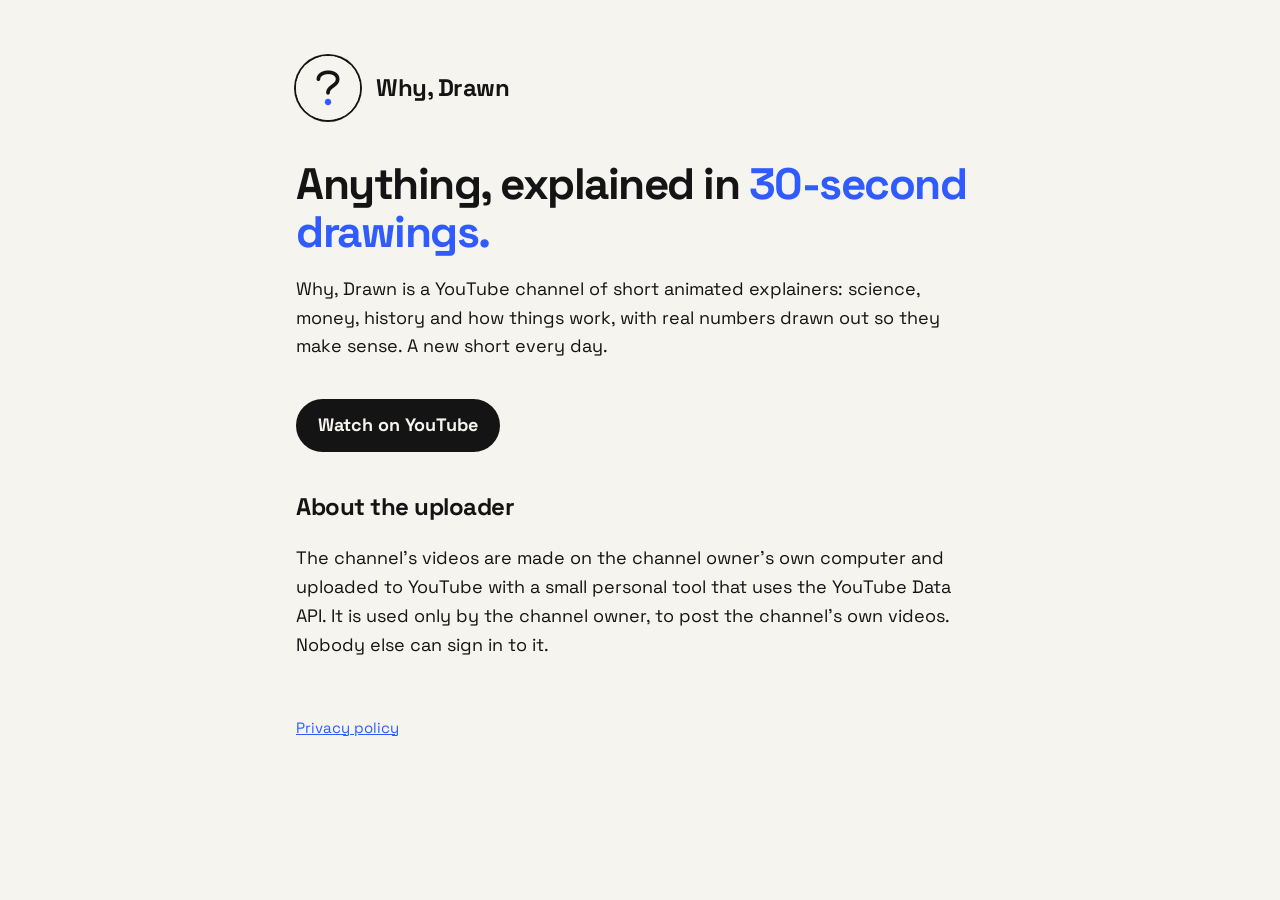
<file: index.html>
<!doctype html>
<html lang="en">
<head>
<meta charset="utf-8">
<meta name="viewport" content="width=device-width, initial-scale=1">
<title>Why, Drawn</title>
<meta name="description" content="Anything, explained in 30-second drawings.">
<link rel="preconnect" href="https://fonts.googleapis.com">
<link href="https://fonts.googleapis.com/css2?family=Space+Grotesk:wght@500;700&display=swap" rel="stylesheet">
<link rel="stylesheet" href="style.css">
<link rel="icon" href="logo.png">
</head>
<body>
<main>
  <header><img src="logo.png" alt=""><a href="./">Why, Drawn</a></header>
  <h1>Anything, explained in <span class="accent">30-second drawings.</span></h1>
  <p>Why, Drawn is a YouTube channel of short animated explainers: science, money, history and how things work, with real numbers drawn out so they make sense. A new short every day.</p>
  <a class="button" href="https://www.youtube.com/channel/UCZVcVgkRr55SqF2ulU6z3aQ">Watch on YouTube</a>

  <h2>About the uploader</h2>
  <p>The channel's videos are made on the channel owner's own computer and uploaded to YouTube with a small personal tool that uses the YouTube Data API. It is used only by the channel owner, to post the channel's own videos. Nobody else can sign in to it.</p>

  <footer><a href="privacy.html">Privacy policy</a></footer>
</main>
</body>
</html>
</file>
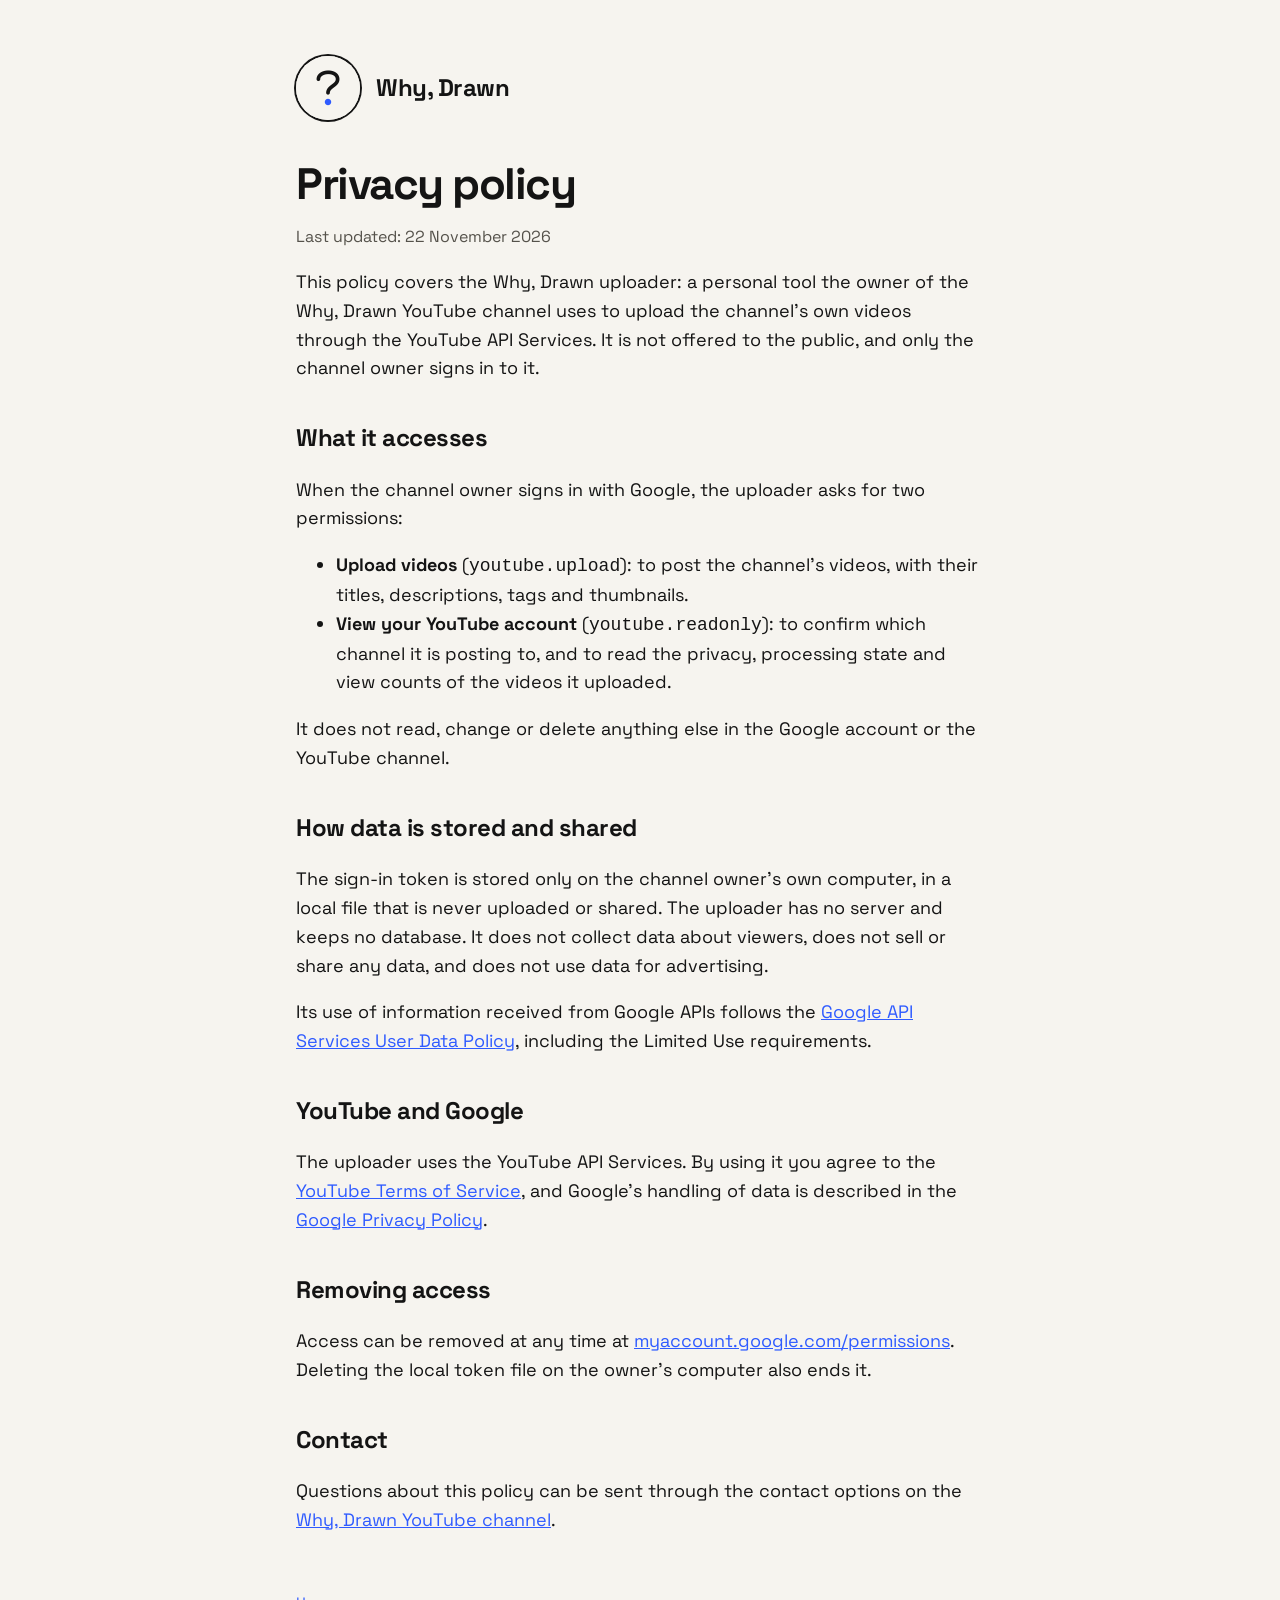
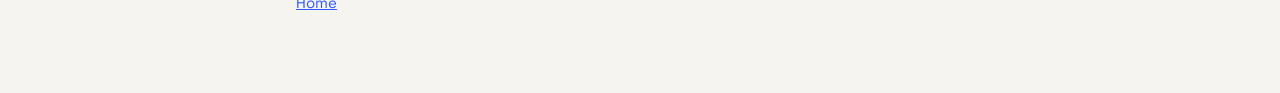
<file: privacy.html>
<!doctype html>
<html lang="en">
<head>
<meta charset="utf-8">
<meta name="viewport" content="width=device-width, initial-scale=1">
<title>Privacy policy · Why, Drawn</title>
<link rel="preconnect" href="https://fonts.googleapis.com">
<link href="https://fonts.googleapis.com/css2?family=Space+Grotesk:wght@500;700&display=swap" rel="stylesheet">
<link rel="stylesheet" href="style.css">
<link rel="icon" href="logo.png">
</head>
<body>
<main>
  <header><img src="logo.png" alt=""><a href="./">Why, Drawn</a></header>
  <h1>Privacy policy</h1>
  <p class="muted">Last updated: 22 November 2026</p>

  <p>This policy covers the Why, Drawn uploader: a personal tool the owner of the Why, Drawn YouTube channel uses to upload the channel's own videos through the YouTube API Services. It is not offered to the public, and only the channel owner signs in to it.</p>

  <h2>What it accesses</h2>
  <p>When the channel owner signs in with Google, the uploader asks for two permissions:</p>
  <ul>
    <li><strong>Upload videos</strong> (<code>youtube.upload</code>): to post the channel's videos, with their titles, descriptions, tags and thumbnails.</li>
    <li><strong>View your YouTube account</strong> (<code>youtube.readonly</code>): to confirm which channel it is posting to, and to read the privacy, processing state and view counts of the videos it uploaded.</li>
  </ul>
  <p>It does not read, change or delete anything else in the Google account or the YouTube channel.</p>

  <h2>How data is stored and shared</h2>
  <p>The sign-in token is stored only on the channel owner's own computer, in a local file that is never uploaded or shared. The uploader has no server and keeps no database. It does not collect data about viewers, does not sell or share any data, and does not use data for advertising.</p>
  <p>Its use of information received from Google APIs follows the <a href="https://developers.google.com/terms/api-services-user-data-policy">Google API Services User Data Policy</a>, including the Limited Use requirements.</p>

  <h2>YouTube and Google</h2>
  <p>The uploader uses the YouTube API Services. By using it you agree to the <a href="https://www.youtube.com/t/terms">YouTube Terms of Service</a>, and Google's handling of data is described in the <a href="https://policies.google.com/privacy">Google Privacy Policy</a>.</p>

  <h2>Removing access</h2>
  <p>Access can be removed at any time at <a href="https://myaccount.google.com/permissions">myaccount.google.com/permissions</a>. Deleting the local token file on the owner's computer also ends it.</p>

  <h2>Contact</h2>
  <p>Questions about this policy can be sent through the contact options on the <a href="https://www.youtube.com/channel/UCZVcVgkRr55SqF2ulU6z3aQ/about">Why, Drawn YouTube channel</a>.</p>

  <footer><a href="./">Home</a></footer>
</main>
</body>
</html>
</file>
<file: style.css>
:root { --bg: #F6F4EF; --ink: #141414; --accent: #2F5BFF; --muted: #55524b; }
* { box-sizing: border-box; }
body { margin: 0; background: var(--bg); color: var(--ink); font: 18px/1.6 "Space Grotesk", system-ui, sans-serif; }
main { max-width: 720px; margin: 0 auto; padding: 56px 16px 80px; }
header { display: flex; align-items: center; gap: 16px; margin-bottom: 40px; }
header img { width: 64px; height: 64px; border-radius: 50%; box-shadow: 0 0 0 2px var(--ink); }
header a { color: inherit; text-decoration: none; font-weight: 700; font-size: 24px; letter-spacing: -0.5px; }
h1 { font-size: 44px; line-height: 1.1; letter-spacing: -1.5px; margin: 0 0 16px; }
h2 { font-size: 24px; margin: 36px 0 8px; letter-spacing: -0.5px; }
.accent { color: var(--accent); }
a { color: var(--accent); }
.muted { color: var(--muted); font-size: 16px; }
.button { display: inline-block; margin-top: 20px; padding: 12px 22px; border-radius: 999px; background: var(--ink); color: var(--bg); text-decoration: none; font-weight: 700; }
footer { margin-top: 56px; font-size: 15px; color: var(--muted); }
</file>
